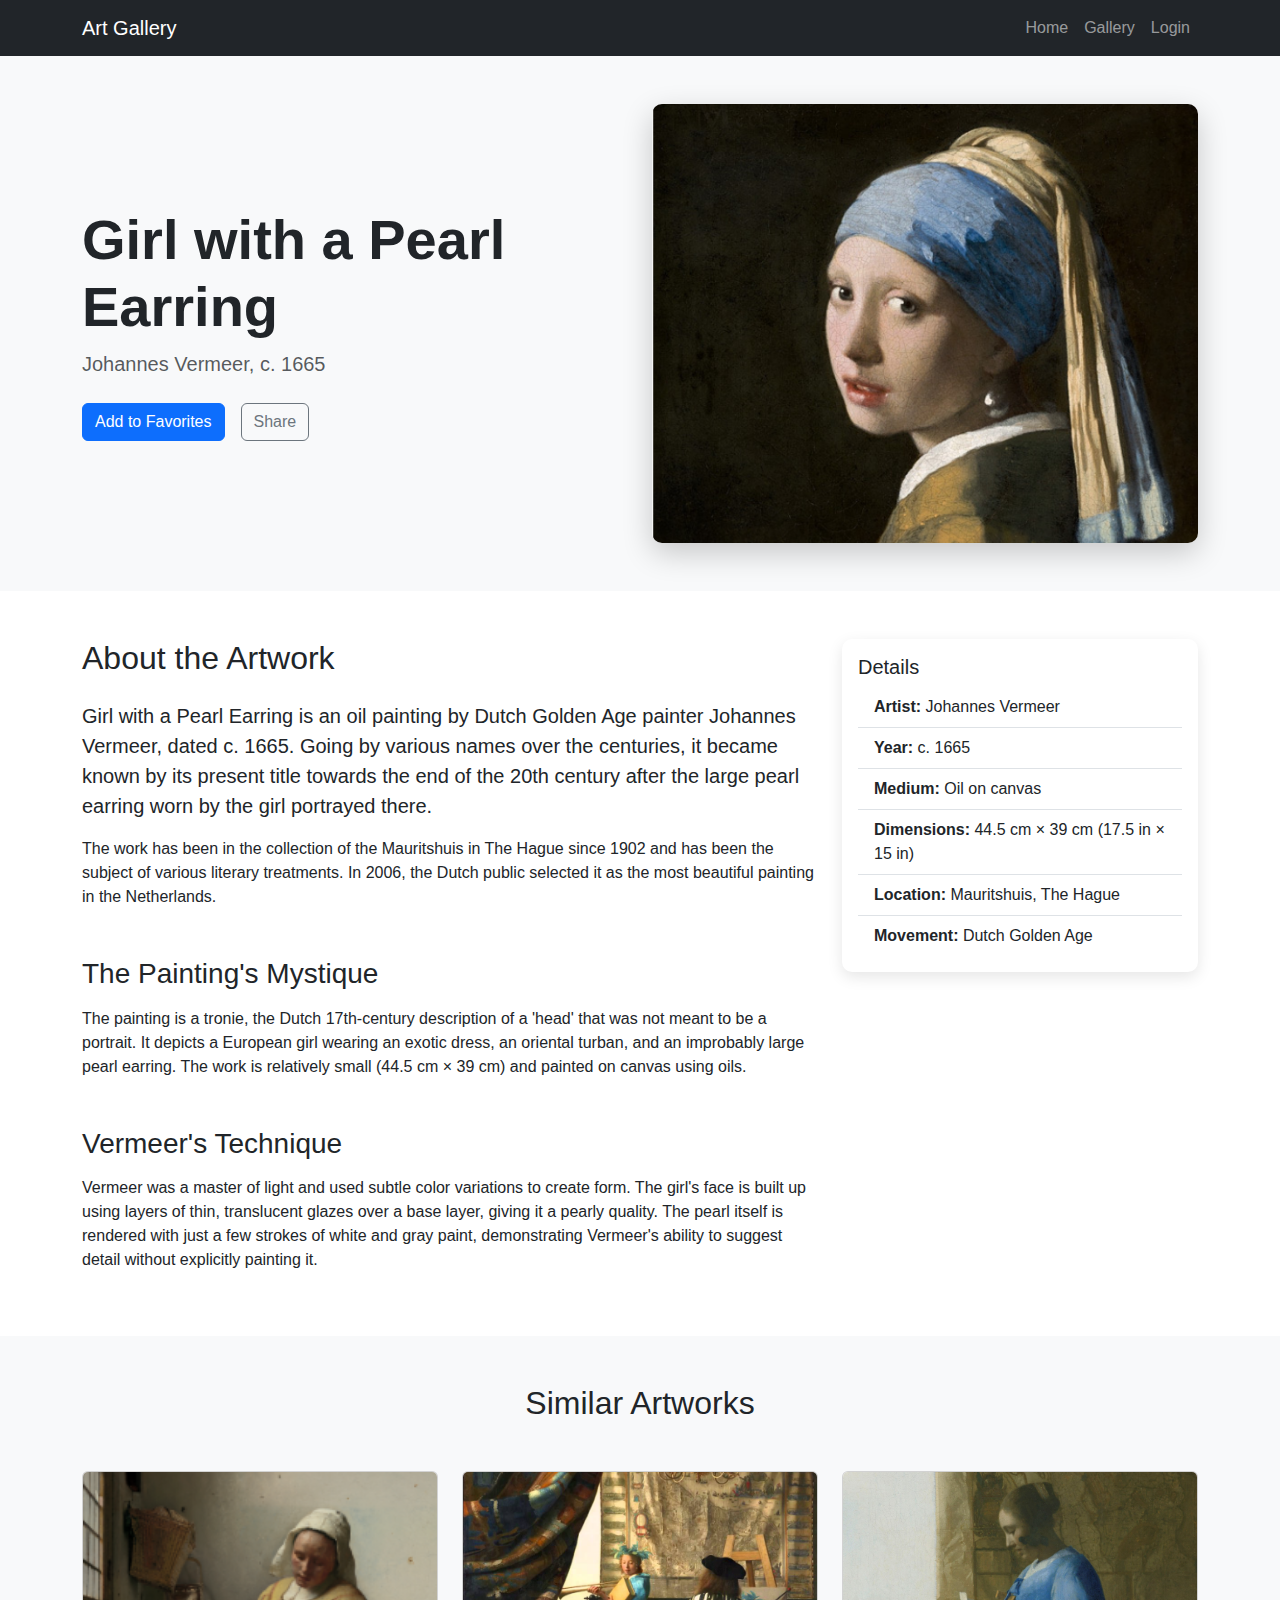
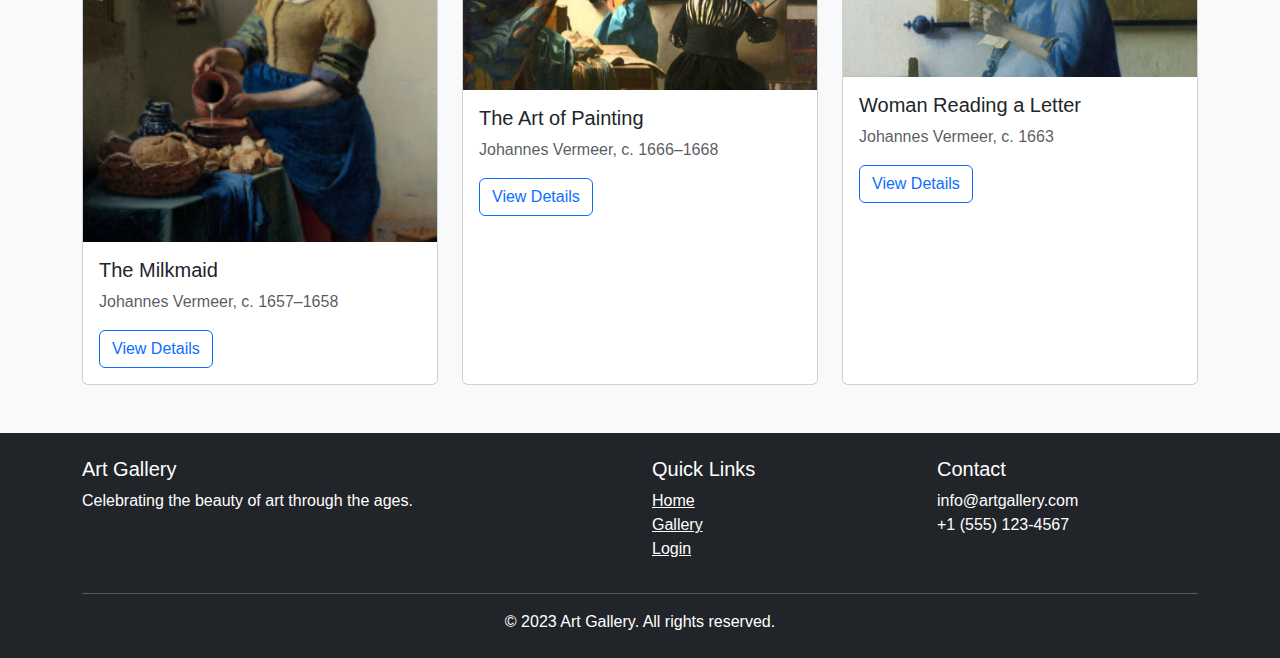
<file: Girl with pearl earring.html>
<!DOCTYPE html>
<html lang="en">
<head>
    <meta charset="UTF-8">
    <meta name="viewport" content="width=device-width, initial-scale=1.0">
    <title>Girl with a Pearl Earring | Art Gallery</title>
    <link href="https://cdn.jsdelivr.net/npm/bootstrap@5.3.0/dist/css/bootstrap.min.css" rel="stylesheet">
    <link rel="stylesheet" href="https://cdnjs.cloudflare.com/ajax/libs/animate.css/4.1.1/animate.min.css">
    <link rel="stylesheet" href="styles.css">
</head>
<body>
    <!-- Navigation (same as other pages) -->
    <nav class="navbar navbar-expand-lg navbar-dark bg-dark fixed-top">
        <div class="container">
            <a class="navbar-brand" href="index.html">Art Gallery</a>
            <button class="navbar-toggler" type="button" data-bs-toggle="collapse" data-bs-target="#navbarNav">
                <span class="navbar-toggler-icon"></span>
            </button>
            <div class="collapse navbar-collapse" id="navbarNav">
                <ul class="navbar-nav ms-auto">
                    <li class="nav-item">
                        <a class="nav-link" href="index.html">Home</a>
                    </li>
                    <li class="nav-item">
                        <a class="nav-link" href="gallery.html">Gallery</a>
                    </li>
                    <li class="nav-item">
                        <a class="nav-link" href="login.html">Login</a>
                    </li>
                </ul>
            </div>
        </div>
    </nav>

    <!-- Artwork Header -->
    <header class="artwork-header py-5">
        <div class="container">
            <div class="row align-items-center">
                <div class="col-lg-6">
                    <h1 class="display-4 fw-bold animate__animated animate__fadeIn">Girl with a Pearl Earring</h1>
                    <p class="lead text-muted animate__animated animate__fadeIn animate__delay-1s">Johannes Vermeer, c. 1665</p>
                    <div class="d-flex mt-4 animate__animated animate__fadeIn animate__delay-2s">
                        <button class="btn btn-primary me-3">Add to Favorites</button>
                        <button class="btn btn-outline-secondary">Share</button>
                    </div>
                </div>
                <div class="col-lg-6 mt-4 mt-lg-0">
                    <div class="artwork-image-container">
                        <img src="Girl_earring.png" alt="Girl with a Pearl Earring by Johannes Vermeer" class="img-fluid rounded shadow artwork-image animate__animated animate__fadeInRight">
                    </div>
                </div>
            </div>
        </div>
    </header>

    <!-- Artwork Details -->
    <section class="py-5">
        <div class="container">
            <div class="row">
                <div class="col-lg-8">
                    <h2 class="mb-4">About the Artwork</h2>
                    <p class="lead">Girl with a Pearl Earring is an oil painting by Dutch Golden Age painter Johannes Vermeer, dated c. 1665. Going by various names over the centuries, it became known by its present title towards the end of the 20th century after the large pearl earring worn by the girl portrayed there.</p>
                    
                    <p>The work has been in the collection of the Mauritshuis in The Hague since 1902 and has been the subject of various literary treatments. In 2006, the Dutch public selected it as the most beautiful painting in the Netherlands.</p>
                    
                    <h3 class="mt-5 mb-3">The Painting's Mystique</h3>
                    <p>The painting is a tronie, the Dutch 17th-century description of a 'head' that was not meant to be a portrait. It depicts a European girl wearing an exotic dress, an oriental turban, and an improbably large pearl earring. The work is relatively small (44.5 cm × 39 cm) and painted on canvas using oils.</p>
                    
                    <h3 class="mt-5 mb-3">Vermeer's Technique</h3>
                    <p>Vermeer was a master of light and used subtle color variations to create form. The girl's face is built up using layers of thin, translucent glazes over a base layer, giving it a pearly quality. The pearl itself is rendered with just a few strokes of white and gray paint, demonstrating Vermeer's ability to suggest detail without explicitly painting it.</p>
                </div>
                
                <div class="col-lg-4">
                    <div class="card details-card">
                        <div class="card-body">
                            <h5 class="card-title">Details</h5>
                            <ul class="list-group list-group-flush">
                                <li class="list-group-item">
                                    <strong>Artist:</strong> Johannes Vermeer
                                </li>
                                <li class="list-group-item">
                                    <strong>Year:</strong> c. 1665
                                </li>
                                <li class="list-group-item">
                                    <strong>Medium:</strong> Oil on canvas
                                </li>
                                <li class="list-group-item">
                                    <strong>Dimensions:</strong> 44.5 cm × 39 cm (17.5 in × 15 in)
                                </li>
                                <li class="list-group-item">
                                    <strong>Location:</strong> Mauritshuis, The Hague
                                </li>
                                <li class="list-group-item">
                                    <strong>Movement:</strong> Dutch Golden Age
                                </li>
                            </ul>
                        </div>
                    </div>
                </div>
            </div>
        </div>
    </section>

    <!-- Similar Artworks -->
    <section class="py-5 bg-light">
        <div class="container">
            <h2 class="mb-5 text-center">Similar Artworks</h2>
            <div class="row g-4">
                <div class="col-md-4">
                    <div class="card h-100">
                        <img src="milkmaid.png" class="card-img-top" alt="The Milkmaid">
                        <div class="card-body">
                            <h5 class="card-title">The Milkmaid</h5>
                            <p class="card-text text-muted">Johannes Vermeer, c. 1657–1658</p>
                            <a href="#" class="btn btn-outline-primary stretched-link">View Details</a>
                        </div>
                    </div>
                </div>
                <div class="col-md-4">
                    <div class="card h-100">
                        <img src="art-of-painting.png" class="card-img-top" alt="The Art of Painting">
                        <div class="card-body">
                            <h5 class="card-title">The Art of Painting</h5>
                            <p class="card-text text-muted">Johannes Vermeer, c. 1666–1668</p>
                            <a href="#" class="btn btn-outline-primary stretched-link">View Details</a>
                        </div>
                    </div>
                </div>
                <div class="col-md-4">
                    <div class="card h-100">
                        <img src="woman-reading.png" class="card-img-top" alt="Woman Reading a Letter">
                        <div class="card-body">
                            <h5 class="card-title">Woman Reading a Letter</h5>
                            <p class="card-text text-muted">Johannes Vermeer, c. 1663</p>
                            <a href="#" class="btn btn-outline-primary stretched-link">View Details</a>
                        </div>
                    </div>
                </div>
            </div>
        </div>
    </section>

    <!-- Footer (same as other pages) -->
    <footer class="bg-dark text-white py-4">
        <div class="container">
            <div class="row">
                <div class="col-md-6">
                    <h5>Art Gallery</h5>
                    <p>Celebrating the beauty of art through the ages.</p>
                </div>
                <div class="col-md-3">
                    <h5>Quick Links</h5>
                    <ul class="list-unstyled">
                        <li><a href="index.html" class="text-white">Home</a></li>
                        <li><a href="gallery.html" class="text-white">Gallery</a></li>
                        <li><a href="login.html" class="text-white">Login</a></li>
                    </ul>
                </div>
                <div class="col-md-3">
                    <h5>Contact</h5>
                    <p>info@artgallery.com<br>+1 (555) 123-4567</p>
                </div>
            </div>
            <hr>
            <p class="text-center mb-0">&copy; 2023 Art Gallery. All rights reserved.</p>
        </div>
    </footer>

    <script src="https://cdn.jsdelivr.net/npm/bootstrap@5.3.0/dist/js/bootstrap.bundle.min.js"></script>
    <script src="script.js"></script>
</body>

</html>
</file>
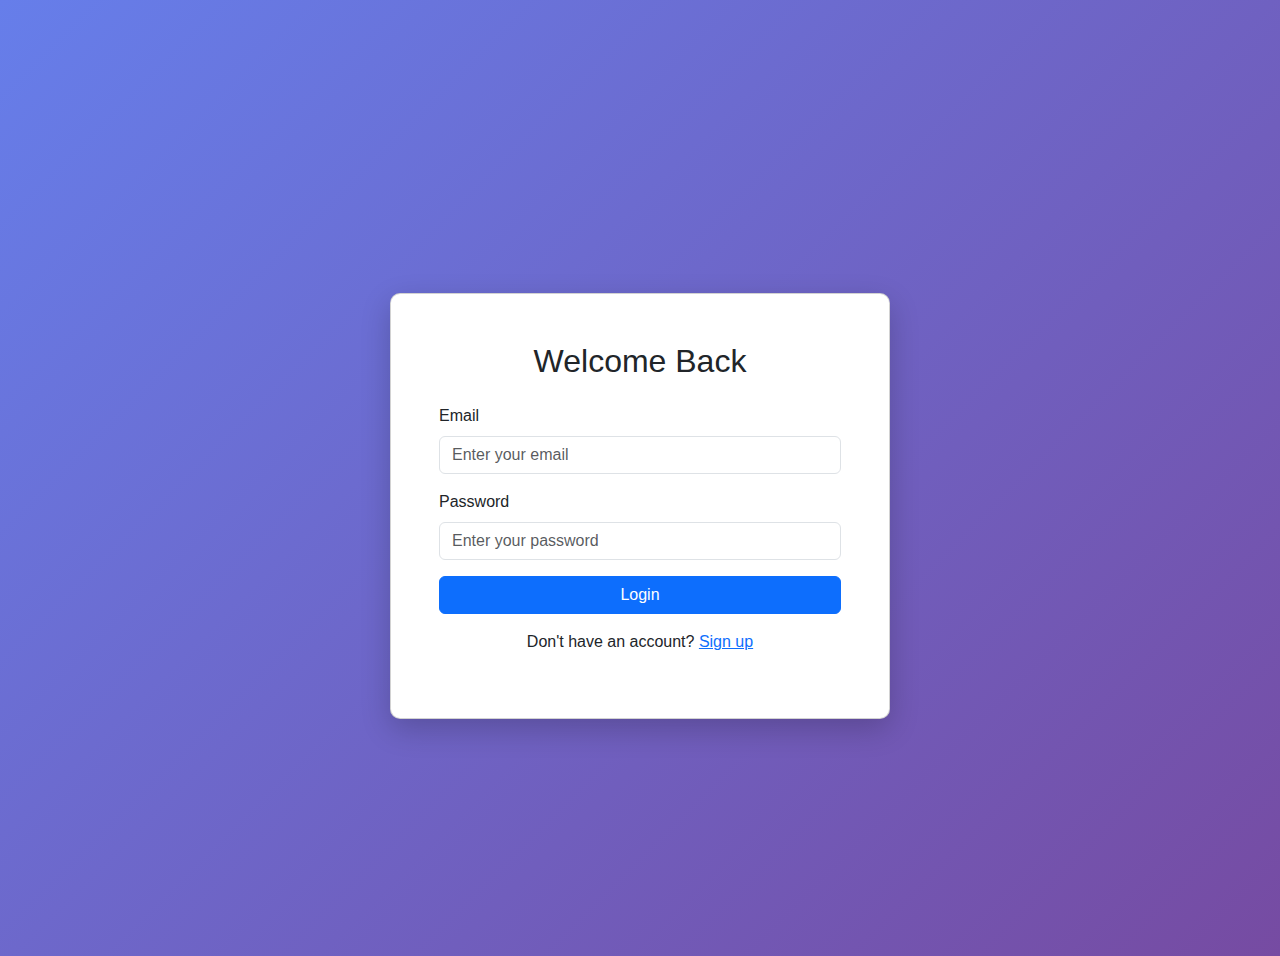
<file: login.html>
<!DOCTYPE html>
<html lang="en">
<head>
    <meta charset="UTF-8">
    <meta name="viewport" content="width=device-width, initial-scale=1.0">
    <title>Art Gallery | Login</title>
    <link href="https://cdn.jsdelivr.net/npm/bootstrap@5.3.0/dist/css/bootstrap.min.css" rel="stylesheet">
    <link rel="stylesheet" href="styles.css">
</head>
<body class="login-page">
    <div class="container d-flex justify-content-center align-items-center min-vh-100">
        <div class="card login-card animate__animated animate__fadeIn">
            <div class="card-body p-5">
                <h2 class="text-center mb-4">Welcome Back</h2>
                <form>
                    <div class="mb-3">
                        <label for="email" class="form-label">Email</label>
                        <input type="email" class="form-control" id="email" placeholder="Enter your email">
                    </div>
                    <div class="mb-3">
                        <label for="password" class="form-label">Password</label>
                        <input type="password" class="form-control" id="password" placeholder="Enter your password">
                    </div>
                    <button type="submit" class="btn btn-primary w-100 mb-3">Login</button>
                    <p class="text-center">Don't have an account? <a href="signup.html">Sign up</a></p>
                </form>
            </div>
        </div>
    </div>
    <script src="https://cdn.jsdelivr.net/npm/bootstrap@5.3.0/dist/js/bootstrap.bundle.min.js"></script>
</body>
</html>
</file>
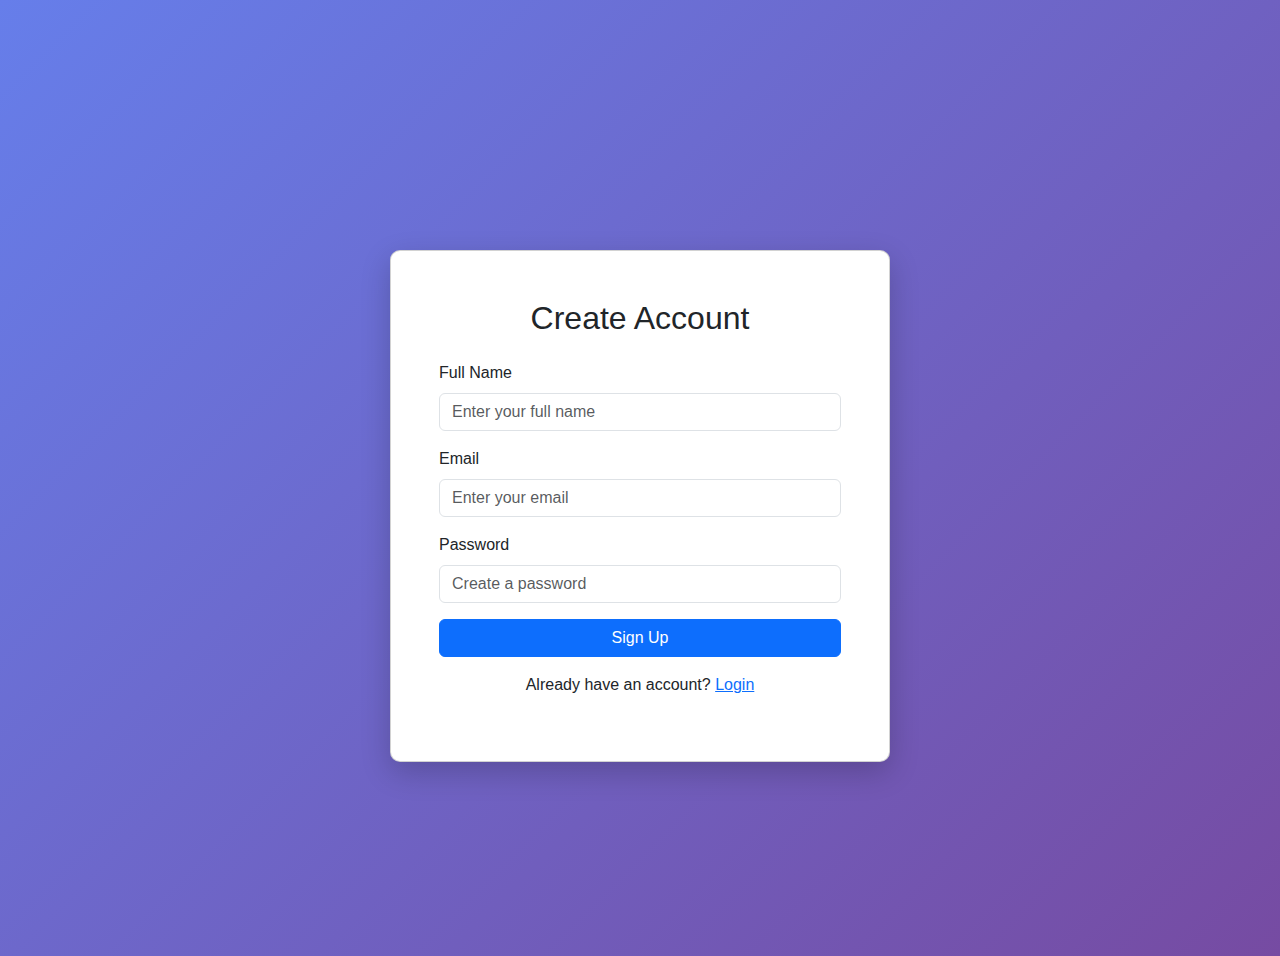
<file: signup.html>
<!DOCTYPE html>
<html lang="en">
<head>
    <meta charset="UTF-8">
    <meta name="viewport" content="width=device-width, initial-scale=1.0">
    <title>Art Gallery | Sign Up</title>
    <link href="https://cdn.jsdelivr.net/npm/bootstrap@5.3.0/dist/css/bootstrap.min.css" rel="stylesheet">
    <link rel="stylesheet" href="styles.css">
</head>
<body class="signup-page">
    <div class="container d-flex justify-content-center align-items-center min-vh-100">
        <div class="card signup-card animate__animated animate__fadeIn">
            <div class="card-body p-5">
                <h2 class="text-center mb-4">Create Account</h2>
                <form>
                    <div class="mb-3">
                        <label for="name" class="form-label">Full Name</label>
                        <input type="text" class="form-control" id="name" placeholder="Enter your full name">
                    </div>
                    <div class="mb-3">
                        <label for="email" class="form-label">Email</label>
                        <input type="email" class="form-control" id="email" placeholder="Enter your email">
                    </div>
                    <div class="mb-3">
                        <label for="password" class="form-label">Password</label>
                        <input type="password" class="form-control" id="password" placeholder="Create a password">
                    </div>
                    <button type="submit" class="btn btn-primary w-100 mb-3">Sign Up</button>
                    <p class="text-center">Already have an account? <a href="login.html">Login</a></p>
                </form>
            </div>
        </div>
    </div>
    <script src="https://cdn.jsdelivr.net/npm/bootstrap@5.3.0/dist/js/bootstrap.bundle.min.js"></script>
</body>
</html>
</file>
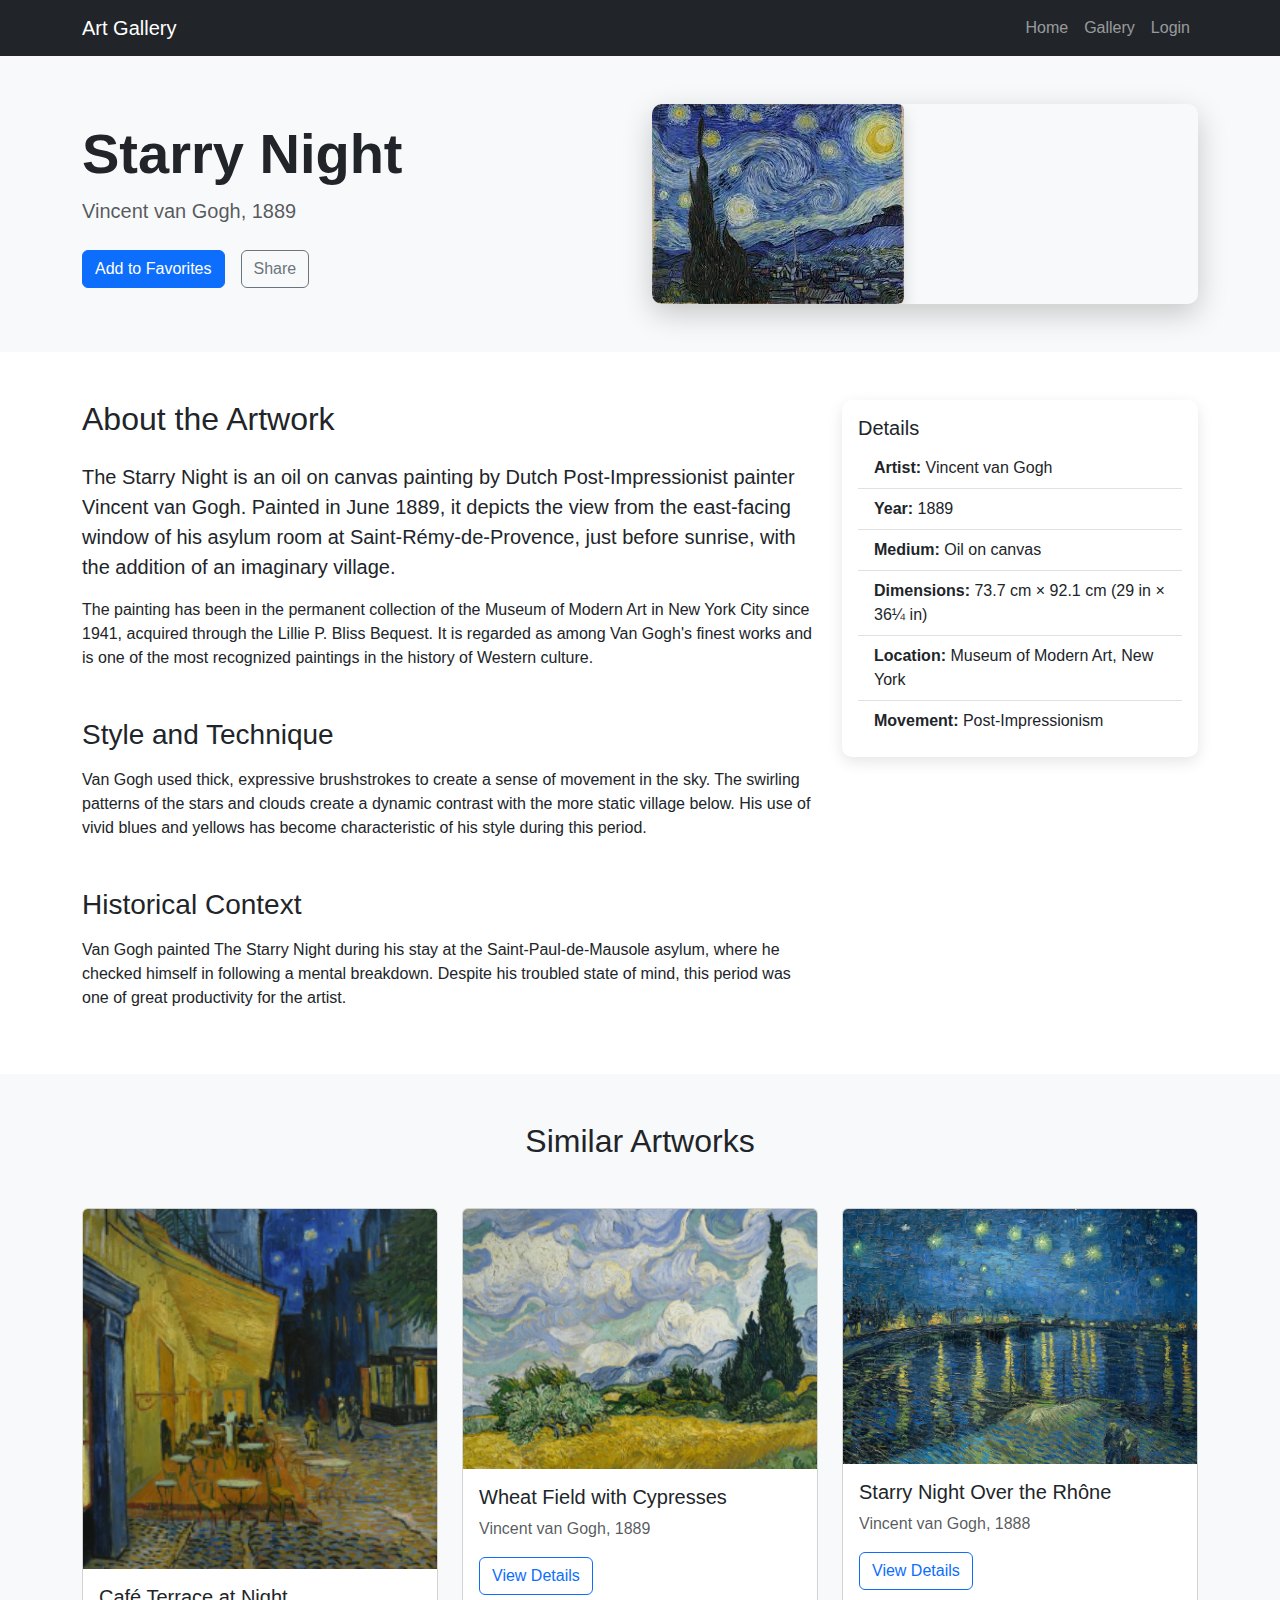
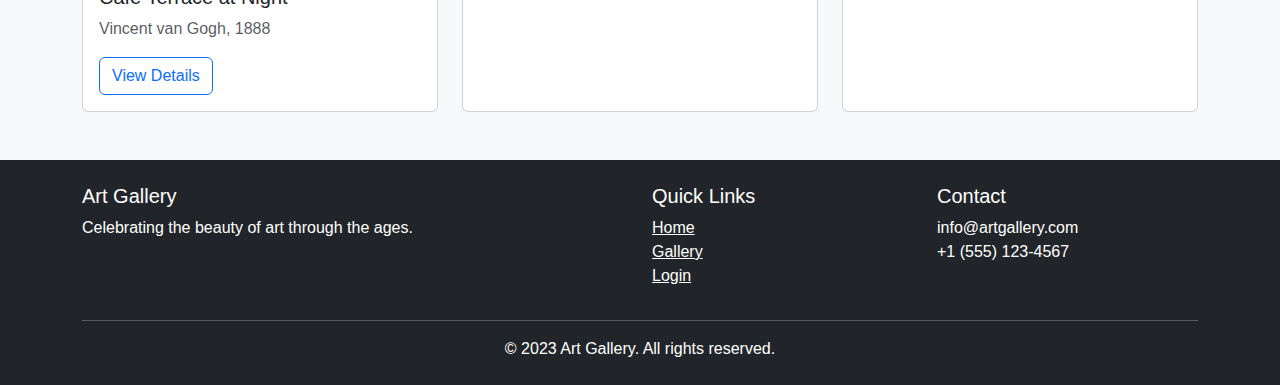
<file: starry-night.html>
<!DOCTYPE html>
<html lang="en">
<head>
    <meta charset="UTF-8">
    <meta name="viewport" content="width=device-width, initial-scale=1.0">
    <title>Starry Night | Art Gallery</title>
    <link href="https://cdn.jsdelivr.net/npm/bootstrap@5.3.0/dist/css/bootstrap.min.css" rel="stylesheet">
    <link rel="stylesheet" href="https://cdnjs.cloudflare.com/ajax/libs/animate.css/4.1.1/animate.min.css">
    <link rel="stylesheet" href="styles.css">
</head>
<body>
    <!-- Navigation -->
    <nav class="navbar navbar-expand-lg navbar-dark bg-dark fixed-top">
        <div class="container">
            <a class="navbar-brand" href="index.html">Art Gallery</a>
            <button class="navbar-toggler" type="button" data-bs-toggle="collapse" data-bs-target="#navbarNav">
                <span class="navbar-toggler-icon"></span>
            </button>
            <div class="collapse navbar-collapse" id="navbarNav">
                <ul class="navbar-nav ms-auto">
                    <li class="nav-item">
                        <a class="nav-link" href="index.html">Home</a>
                    </li>
                    <li class="nav-item">
                        <a class="nav-link" href="gallery.html">Gallery</a>
                    </li>
                    <li class="nav-item">
                        <a class="nav-link" href="login.html">Login</a>
                    </li>
                </ul>
            </div>
        </div>
    </nav>

    <!-- Artwork Header -->
    <header class="artwork-header py-5">
        <div class="container">
            <div class="row align-items-center">
                <div class="col-lg-6">
                    <h1 class="display-4 fw-bold animate__animated animate__fadeIn">Starry Night</h1>
                    <p class="lead text-muted animate__animated animate__fadeIn animate__delay-1s">Vincent van Gogh, 1889</p>
                    <div class="d-flex mt-4 animate__animated animate__fadeIn animate__delay-2s">
                        <button class="btn btn-primary me-3">Add to Favorites</button>
                        <button class="btn btn-outline-secondary">Share</button>
                    </div>
                </div>
                <div class="col-lg-6 mt-4 mt-lg-0">
                    <div class="artwork-image-container">
                        <img src="starry_night.jpeg" alt="Starry Night by Vincent van Gogh" class="img-fluid rounded shadow artwork-image animate__animated animate__fadeInRight">
                    </div>
                </div>
            </div>
        </div>
    </header>

    <!-- Artwork Details -->
    <section class="py-5">
        <div class="container">
            <div class="row">
                <div class="col-lg-8">
                    <h2 class="mb-4">About the Artwork</h2>
                    <p class="lead">The Starry Night is an oil on canvas painting by Dutch Post-Impressionist painter Vincent van Gogh. Painted in June 1889, it depicts the view from the east-facing window of his asylum room at Saint-Rémy-de-Provence, just before sunrise, with the addition of an imaginary village.</p>
                    
                    <p>The painting has been in the permanent collection of the Museum of Modern Art in New York City since 1941, acquired through the Lillie P. Bliss Bequest. It is regarded as among Van Gogh's finest works and is one of the most recognized paintings in the history of Western culture.</p>
                    
                    <h3 class="mt-5 mb-3">Style and Technique</h3>
                    <p>Van Gogh used thick, expressive brushstrokes to create a sense of movement in the sky. The swirling patterns of the stars and clouds create a dynamic contrast with the more static village below. His use of vivid blues and yellows has become characteristic of his style during this period.</p>
                    
                    <h3 class="mt-5 mb-3">Historical Context</h3>
                    <p>Van Gogh painted The Starry Night during his stay at the Saint-Paul-de-Mausole asylum, where he checked himself in following a mental breakdown. Despite his troubled state of mind, this period was one of great productivity for the artist.</p>
                </div>
                
                <div class="col-lg-4">
                    <div class="card details-card">
                        <div class="card-body">
                            <h5 class="card-title">Details</h5>
                            <ul class="list-group list-group-flush">
                                <li class="list-group-item">
                                    <strong>Artist:</strong> Vincent van Gogh
                                </li>
                                <li class="list-group-item">
                                    <strong>Year:</strong> 1889
                                </li>
                                <li class="list-group-item">
                                    <strong>Medium:</strong> Oil on canvas
                                </li>
                                <li class="list-group-item">
                                    <strong>Dimensions:</strong> 73.7 cm × 92.1 cm (29 in × 36¼ in)
                                </li>
                                <li class="list-group-item">
                                    <strong>Location:</strong> Museum of Modern Art, New York
                                </li>
                                <li class="list-group-item">
                                    <strong>Movement:</strong> Post-Impressionism
                                </li>
                            </ul>
                        </div>
                    </div>
                </div>
            </div>
        </div>
    </section>

    <!-- Similar Artworks -->
    <section class="py-5 bg-light">
        <div class="container">
            <h2 class="mb-5 text-center">Similar Artworks</h2>
            <div class="row g-4">
                <div class="col-md-4">
                    <div class="card h-100">
                        <img src="cafe-terrace.png" class="card-img-top" alt="Café Terrace at Night">
                        <div class="card-body">
                            <h5 class="card-title">Café Terrace at Night</h5>
                            <p class="card-text text-muted">Vincent van Gogh, 1888</p>
                            <a href="#" class="btn btn-outline-primary stretched-link">View Details</a>
                        </div>
                    </div>
                </div>
                <div class="col-md-4">
                    <div class="card h-100">
                        <img src="wheatfield.png" class="card-img-top" alt="Wheat Field with Cypresses">
                        <div class="card-body">
                            <h5 class="card-title">Wheat Field with Cypresses</h5>
                            <p class="card-text text-muted">Vincent van Gogh, 1889</p>
                            <a href="#" class="btn btn-outline-primary stretched-link">View Details</a>
                        </div>
                    </div>
                </div>
                <div class="col-md-4">
                    <div class="card h-100">
                        <img src="starry.png" class="card-img-top" alt="Starry Night Over the Rhône">
                        <div class="card-body">
                            <h5 class="card-title">Starry Night Over the Rhône</h5>
                            <p class="card-text text-muted">Vincent van Gogh, 1888</p>
                            <a href="#" class="btn btn-outline-primary stretched-link">View Details</a>
                        </div>
                    </div>
                </div>
            </div>
        </div>
    </section>

    <!-- Footer -->
    <footer class="bg-dark text-white py-4">
        <div class="container">
            <div class="row">
                <div class="col-md-6">
                    <h5>Art Gallery</h5>
                    <p>Celebrating the beauty of art through the ages.</p>
                </div>
                <div class="col-md-3">
                    <h5>Quick Links</h5>
                    <ul class="list-unstyled">
                        <li><a href="index.html" class="text-white">Home</a></li>
                        <li><a href="gallery.html" class="text-white">Gallery</a></li>
                        <li><a href="login.html" class="text-white">Login</a></li>
                    </ul>
                </div>
                <div class="col-md-3">
                    <h5>Contact</h5>
                    <p>info@artgallery.com<br>+1 (555) 123-4567</p>
                </div>
            </div>
            <hr>
            <p class="text-center mb-0">&copy; 2023 Art Gallery. All rights reserved.</p>
        </div>
    </footer>

    <script src="https://cdn.jsdelivr.net/npm/bootstrap@5.3.0/dist/js/bootstrap.bundle.min.js"></script>
    <script src="script.js"></script>
</body>

</html>
</file>
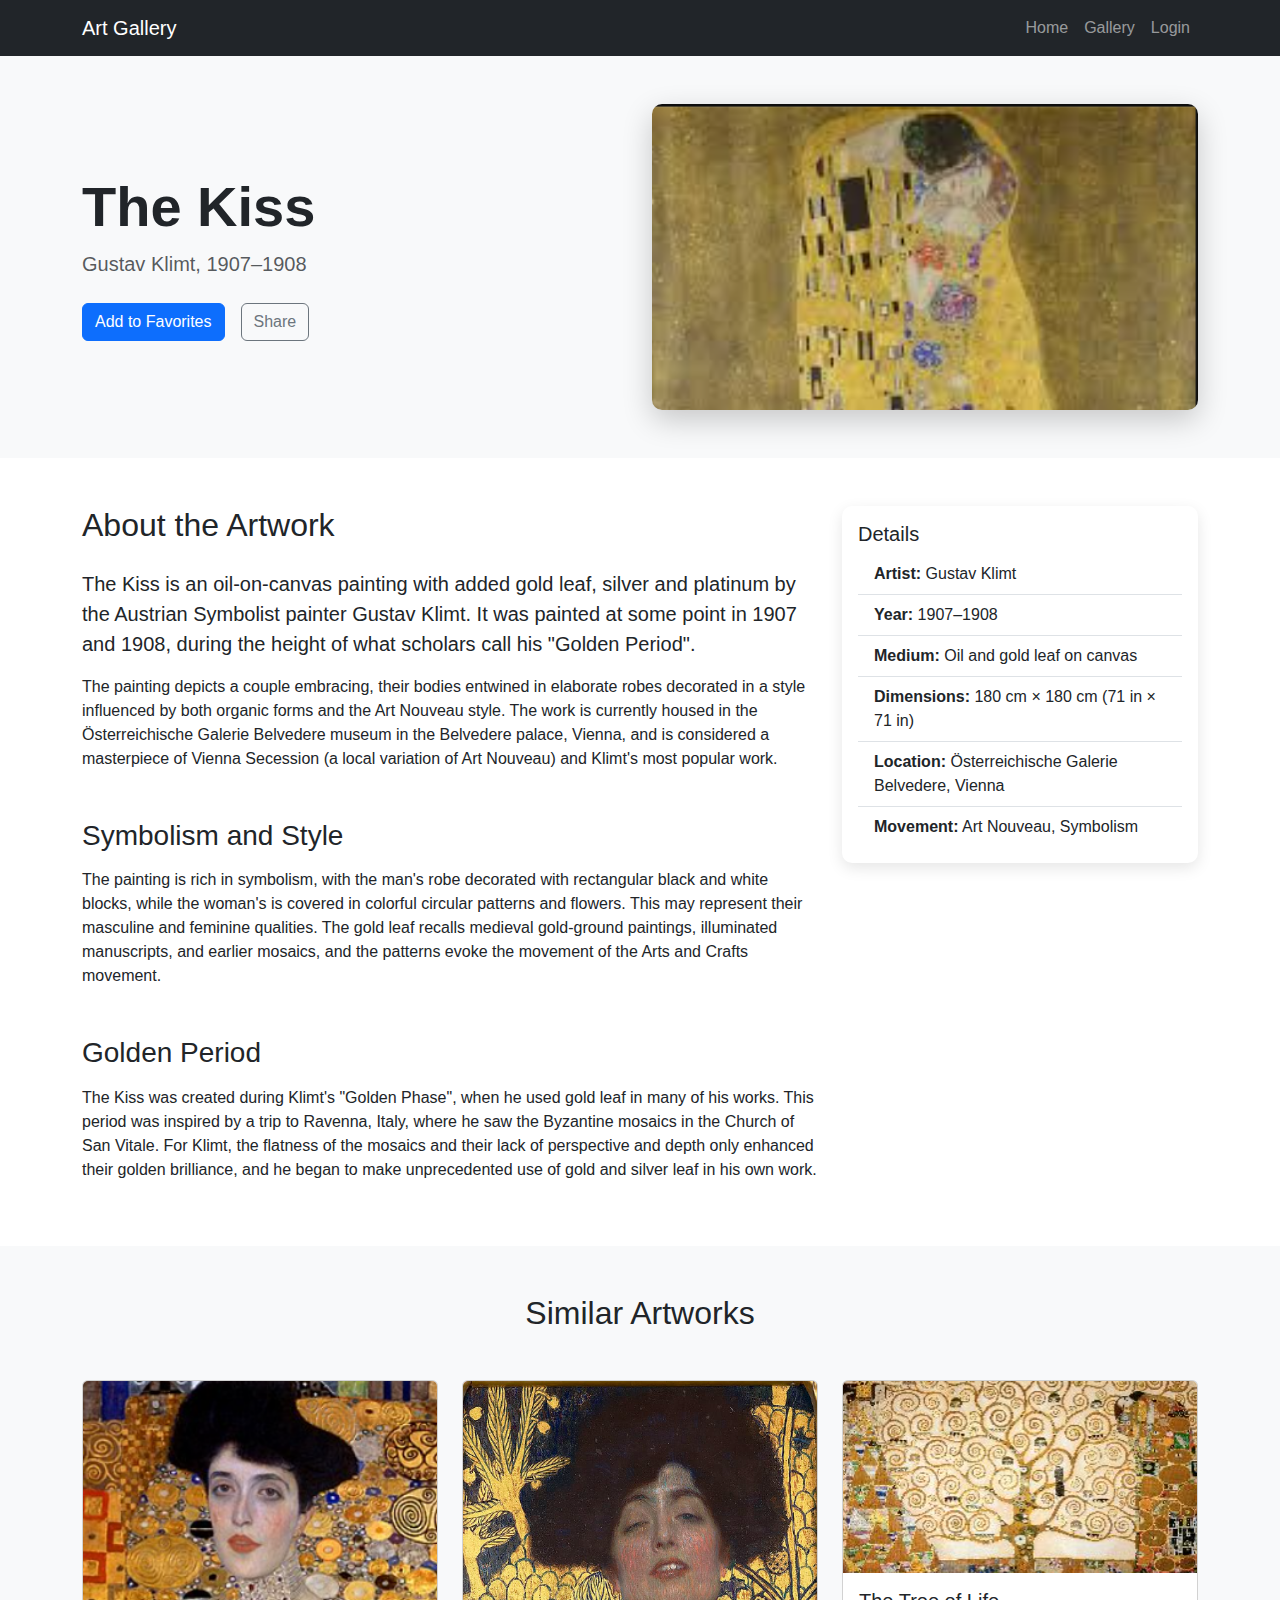
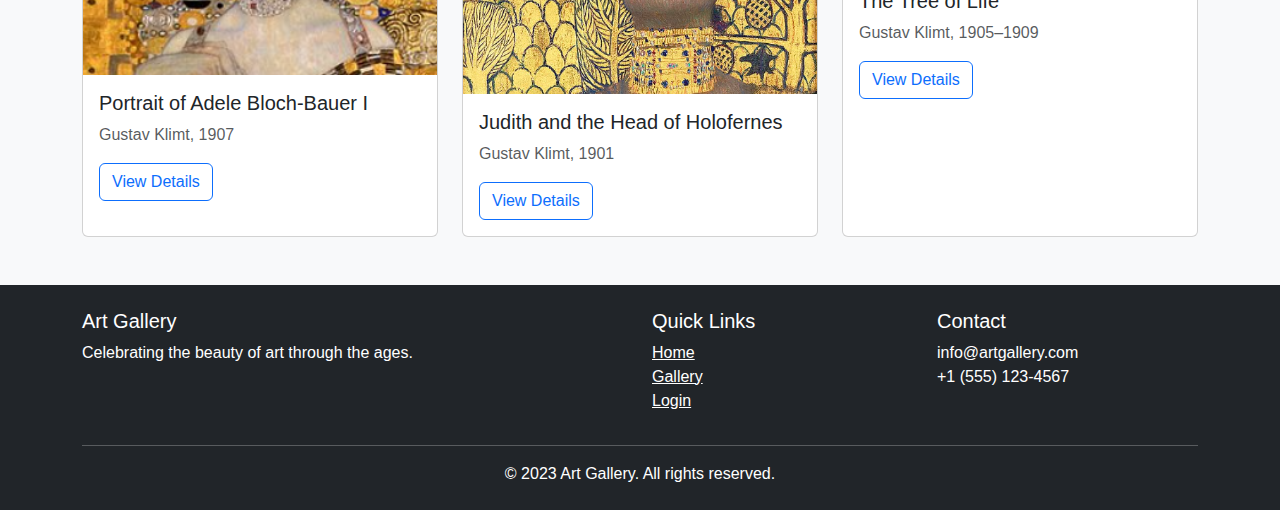
<file: the-kiss.html>
<!DOCTYPE html>
<html lang="en">
<head>
    <meta charset="UTF-8">
    <meta name="viewport" content="width=device-width, initial-scale=1.0">
    <title>The Kiss | Art Gallery</title>
    <link href="https://cdn.jsdelivr.net/npm/bootstrap@5.3.0/dist/css/bootstrap.min.css" rel="stylesheet">
    <link rel="stylesheet" href="https://cdnjs.cloudflare.com/ajax/libs/animate.css/4.1.1/animate.min.css">
    <link rel="stylesheet" href="styles.css">
</head>
<body>
    <!-- Navigation (same as other pages) -->
    <nav class="navbar navbar-expand-lg navbar-dark bg-dark fixed-top">
        <div class="container">
            <a class="navbar-brand" href="index.html">Art Gallery</a>
            <button class="navbar-toggler" type="button" data-bs-toggle="collapse" data-bs-target="#navbarNav">
                <span class="navbar-toggler-icon"></span>
            </button>
            <div class="collapse navbar-collapse" id="navbarNav">
                <ul class="navbar-nav ms-auto">
                    <li class="nav-item">
                        <a class="nav-link" href="index.html">Home</a>
                    </li>
                    <li class="nav-item">
                        <a class="nav-link" href="gallery.html">Gallery</a>
                    </li>
                    <li class="nav-item">
                        <a class="nav-link" href="login.html">Login</a>
                    </li>
                </ul>
            </div>
        </div>
    </nav>

    <!-- Artwork Header -->
    <header class="artwork-header py-5">
        <div class="container">
            <div class="row align-items-center">
                <div class="col-lg-6">
                    <h1 class="display-4 fw-bold animate__animated animate__fadeIn">The Kiss</h1>
                    <p class="lead text-muted animate__animated animate__fadeIn animate__delay-1s">Gustav Klimt, 1907–1908</p>
                    <div class="d-flex mt-4 animate__animated animate__fadeIn animate__delay-2s">
                        <button class="btn btn-primary me-3">Add to Favorites</button>
                        <button class="btn btn-outline-secondary">Share</button>
                    </div>
                </div>
                <div class="col-lg-6 mt-4 mt-lg-0">
                    <div class="artwork-image-container">
                        <img src="the_kiss.png" alt="The Kiss by Gustav Klimt" class="img-fluid rounded shadow artwork-image animate__animated animate__fadeInRight">
                    </div>
                </div>
            </div>
        </div>
    </header>

    <!-- Artwork Details -->
    <section class="py-5">
        <div class="container">
            <div class="row">
                <div class="col-lg-8">
                    <h2 class="mb-4">About the Artwork</h2>
                    <p class="lead">The Kiss is an oil-on-canvas painting with added gold leaf, silver and platinum by the Austrian Symbolist painter Gustav Klimt. It was painted at some point in 1907 and 1908, during the height of what scholars call his "Golden Period".</p>
                    
                    <p>The painting depicts a couple embracing, their bodies entwined in elaborate robes decorated in a style influenced by both organic forms and the Art Nouveau style. The work is currently housed in the Österreichische Galerie Belvedere museum in the Belvedere palace, Vienna, and is considered a masterpiece of Vienna Secession (a local variation of Art Nouveau) and Klimt's most popular work.</p>
                    
                    <h3 class="mt-5 mb-3">Symbolism and Style</h3>
                    <p>The painting is rich in symbolism, with the man's robe decorated with rectangular black and white blocks, while the woman's is covered in colorful circular patterns and flowers. This may represent their masculine and feminine qualities. The gold leaf recalls medieval gold-ground paintings, illuminated manuscripts, and earlier mosaics, and the patterns evoke the movement of the Arts and Crafts movement.</p>
                    
                    <h3 class="mt-5 mb-3">Golden Period</h3>
                    <p>The Kiss was created during Klimt's "Golden Phase", when he used gold leaf in many of his works. This period was inspired by a trip to Ravenna, Italy, where he saw the Byzantine mosaics in the Church of San Vitale. For Klimt, the flatness of the mosaics and their lack of perspective and depth only enhanced their golden brilliance, and he began to make unprecedented use of gold and silver leaf in his own work.</p>
                </div>
                
                <div class="col-lg-4">
                    <div class="card details-card">
                        <div class="card-body">
                            <h5 class="card-title">Details</h5>
                            <ul class="list-group list-group-flush">
                                <li class="list-group-item">
                                    <strong>Artist:</strong> Gustav Klimt
                                </li>
                                <li class="list-group-item">
                                    <strong>Year:</strong> 1907–1908
                                </li>
                                <li class="list-group-item">
                                    <strong>Medium:</strong> Oil and gold leaf on canvas
                                </li>
                                <li class="list-group-item">
                                    <strong>Dimensions:</strong> 180 cm × 180 cm (71 in × 71 in)
                                </li>
                                <li class="list-group-item">
                                    <strong>Location:</strong> Österreichische Galerie Belvedere, Vienna
                                </li>
                                <li class="list-group-item">
                                    <strong>Movement:</strong> Art Nouveau, Symbolism
                                </li>
                            </ul>
                        </div>
                    </div>
                </div>
            </div>
        </div>
    </section>

    <!-- Similar Artworks -->
    <section class="py-5 bg-light">
        <div class="container">
            <h2 class="mb-5 text-center">Similar Artworks</h2>
            <div class="row g-4">
                <div class="col-md-4">
                    <div class="card h-100">
                        <img src="potrait of adele.png" class="card-img-top" alt="Portrait of Adele Bloch-Bauer I">
                        <div class="card-body">
                            <h5 class="card-title">Portrait of Adele Bloch-Bauer I</h5>
                            <p class="card-text text-muted">Gustav Klimt, 1907</p>
                            <a href="#" class="btn btn-outline-primary stretched-link">View Details</a>
                        </div>
                    </div>
                </div>
                <div class="col-md-4">
                    <div class="card h-100">
                        <img src="judith.png" class="card-img-top" alt="Judith and the Head of Holofernes">
                        <div class="card-body">
                            <h5 class="card-title">Judith and the Head of Holofernes</h5>
                            <p class="card-text text-muted">Gustav Klimt, 1901</p>
                            <a href="#" class="btn btn-outline-primary stretched-link">View Details</a>
                        </div>
                    </div>
                </div>
                <div class="col-md-4">
                    <div class="card h-100">
                        <img src="tree-of-life.png" class="card-img-top" alt="The Tree of Life">
                        <div class="card-body">
                            <h5 class="card-title">The Tree of Life</h5>
                            <p class="card-text text-muted">Gustav Klimt, 1905–1909</p>
                            <a href="#" class="btn btn-outline-primary stretched-link">View Details</a>
                        </div>
                    </div>
                </div>
            </div>
        </div>
    </section>

    <!-- Footer (same as other pages) -->
    <footer class="bg-dark text-white py-4">
        <div class="container">
            <div class="row">
                <div class="col-md-6">
                    <h5>Art Gallery</h5>
                    <p>Celebrating the beauty of art through the ages.</p>
                </div>
                <div class="col-md-3">
                    <h5>Quick Links</h5>
                    <ul class="list-unstyled">
                        <li><a href="index.html" class="text-white">Home</a></li>
                        <li><a href="gallery.html" class="text-white">Gallery</a></li>
                        <li><a href="login.html" class="text-white">Login</a></li>
                    </ul>
                </div>
                <div class="col-md-3">
                    <h5>Contact</h5>
                    <p>info@artgallery.com<br>+1 (555) 123-4567</p>
                </div>
            </div>
            <hr>
            <p class="text-center mb-0">&copy; 2023 Art Gallery. All rights reserved.</p>
        </div>
    </footer>

    <script src="https://cdn.jsdelivr.net/npm/bootstrap@5.3.0/dist/js/bootstrap.bundle.min.js"></script>
    <script src="script.js"></script>
</body>

</html>
</file>
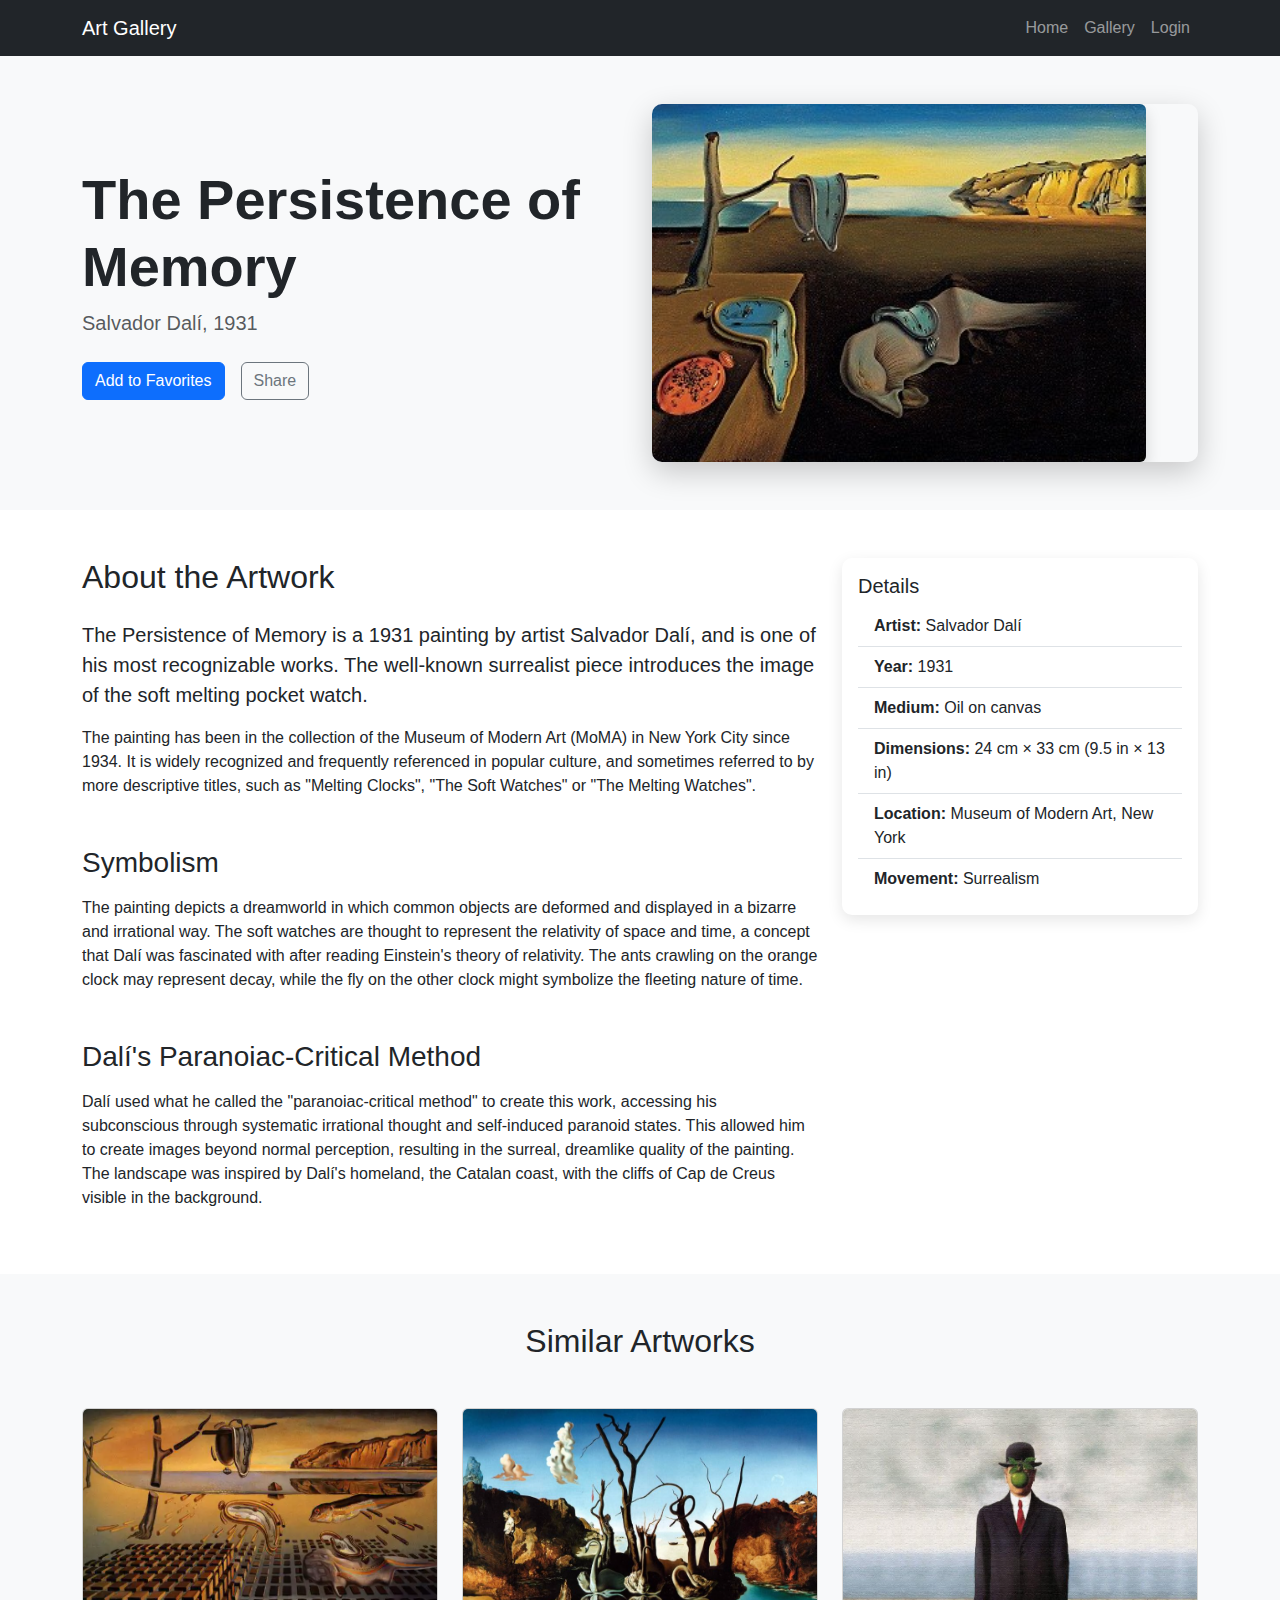
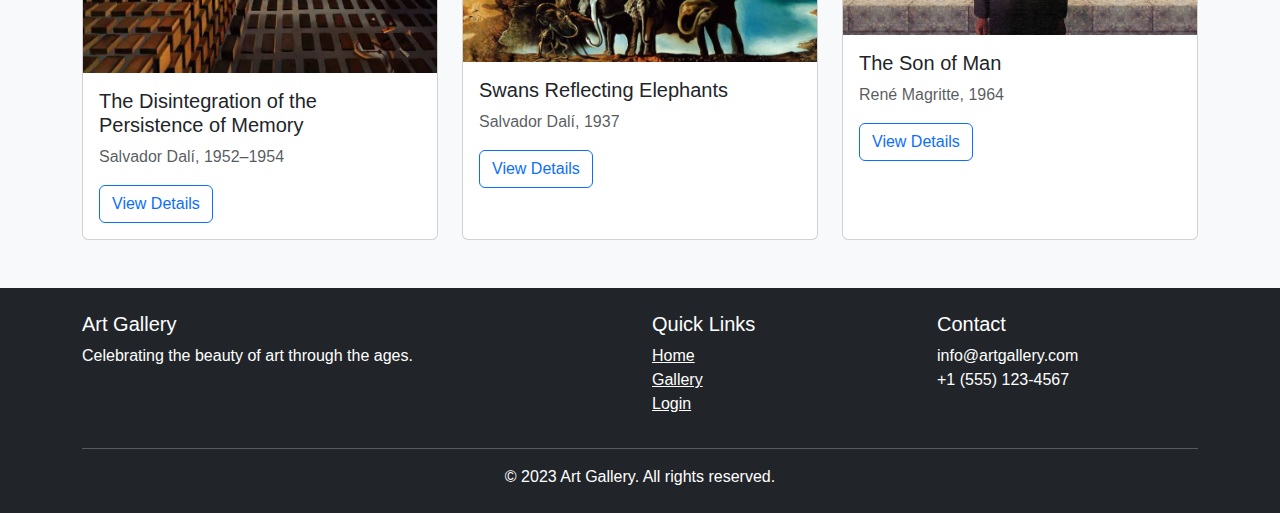
<file: the-persistence-of-memory.html>
<!DOCTYPE html>
<html lang="en">
<head>
    <meta charset="UTF-8">
    <meta name="viewport" content="width=device-width, initial-scale=1.0">
    <title>The Persistence of Memory | Art Gallery</title>
    <link href="https://cdn.jsdelivr.net/npm/bootstrap@5.3.0/dist/css/bootstrap.min.css" rel="stylesheet">
    <link rel="stylesheet" href="https://cdnjs.cloudflare.com/ajax/libs/animate.css/4.1.1/animate.min.css">
    <link rel="stylesheet" href="styles.css">
</head>
<body>
    <!-- Navigation (same as other pages) -->
    <nav class="navbar navbar-expand-lg navbar-dark bg-dark fixed-top">
        <div class="container">
            <a class="navbar-brand" href="index.html">Art Gallery</a>
            <button class="navbar-toggler" type="button" data-bs-toggle="collapse" data-bs-target="#navbarNav">
                <span class="navbar-toggler-icon"></span>
            </button>
            <div class="collapse navbar-collapse" id="navbarNav">
                <ul class="navbar-nav ms-auto">
                    <li class="nav-item">
                        <a class="nav-link" href="index.html">Home</a>
                    </li>
                    <li class="nav-item">
                        <a class="nav-link" href="gallery.html">Gallery</a>
                    </li>
                    <li class="nav-item">
                        <a class="nav-link" href="login.html">Login</a>
                    </li>
                </ul>
            </div>
        </div>
    </nav>

    <!-- Artwork Header -->
    <header class="artwork-header py-5">
        <div class="container">
            <div class="row align-items-center">
                <div class="col-lg-6">
                    <h1 class="display-4 fw-bold animate__animated animate__fadeIn">The Persistence of Memory</h1>
                    <p class="lead text-muted animate__animated animate__fadeIn animate__delay-1s">Salvador Dalí, 1931</p>
                    <div class="d-flex mt-4 animate__animated animate__fadeIn animate__delay-2s">
                        <button class="btn btn-primary me-3">Add to Favorites</button>
                        <button class="btn btn-outline-secondary">Share</button>
                    </div>
                </div>
                <div class="col-lg-6 mt-4 mt-lg-0">
                    <div class="artwork-image-container">
                        <img src="persistance_memory.png" alt="The Persistence of Memory by Salvador Dalí" class="img-fluid rounded shadow artwork-image animate__animated animate__fadeInRight">
                    </div>
                </div>
            </div>
        </div>
    </header>

    <!-- Artwork Details -->
    <section class="py-5">
        <div class="container">
            <div class="row">
                <div class="col-lg-8">
                    <h2 class="mb-4">About the Artwork</h2>
                    <p class="lead">The Persistence of Memory is a 1931 painting by artist Salvador Dalí, and is one of his most recognizable works. The well-known surrealist piece introduces the image of the soft melting pocket watch.</p>
                    
                    <p>The painting has been in the collection of the Museum of Modern Art (MoMA) in New York City since 1934. It is widely recognized and frequently referenced in popular culture, and sometimes referred to by more descriptive titles, such as "Melting Clocks", "The Soft Watches" or "The Melting Watches".</p>
                    
                    <h3 class="mt-5 mb-3">Symbolism</h3>
                    <p>The painting depicts a dreamworld in which common objects are deformed and displayed in a bizarre and irrational way. The soft watches are thought to represent the relativity of space and time, a concept that Dalí was fascinated with after reading Einstein's theory of relativity. The ants crawling on the orange clock may represent decay, while the fly on the other clock might symbolize the fleeting nature of time.</p>
                    
                    <h3 class="mt-5 mb-3">Dalí's Paranoiac-Critical Method</h3>
                    <p>Dalí used what he called the "paranoiac-critical method" to create this work, accessing his subconscious through systematic irrational thought and self-induced paranoid states. This allowed him to create images beyond normal perception, resulting in the surreal, dreamlike quality of the painting. The landscape was inspired by Dalí's homeland, the Catalan coast, with the cliffs of Cap de Creus visible in the background.</p>
                </div>
                
                <div class="col-lg-4">
                    <div class="card details-card">
                        <div class="card-body">
                            <h5 class="card-title">Details</h5>
                            <ul class="list-group list-group-flush">
                                <li class="list-group-item">
                                    <strong>Artist:</strong> Salvador Dalí
                                </li>
                                <li class="list-group-item">
                                    <strong>Year:</strong> 1931
                                </li>
                                <li class="list-group-item">
                                    <strong>Medium:</strong> Oil on canvas
                                </li>
                                <li class="list-group-item">
                                    <strong>Dimensions:</strong> 24 cm × 33 cm (9.5 in × 13 in)
                                </li>
                                <li class="list-group-item">
                                    <strong>Location:</strong> Museum of Modern Art, New York
                                </li>
                                <li class="list-group-item">
                                    <strong>Movement:</strong> Surrealism
                                </li>
                            </ul>
                        </div>
                    </div>
                </div>
            </div>
        </div>
    </section>

    <!-- Similar Artworks -->
    <section class="py-5 bg-light">
        <div class="container">
            <h2 class="mb-5 text-center">Similar Artworks</h2>
            <div class="row g-4">
                <div class="col-md-4">
                    <div class="card h-100">
                        <img src="the-disintegration-of-the-persistence-of-the-memory.png" class="card-img-top" alt="The Disintegration of the Persistence of Memory">
                        <div class="card-body">
                            <h5 class="card-title">The Disintegration of the Persistence of Memory</h5>
                            <p class="card-text text-muted">Salvador Dalí, 1952–1954</p>
                            <a href="#" class="btn btn-outline-primary stretched-link">View Details</a>
                        </div>
                    </div>
                </div>
                <div class="col-md-4">
                    <div class="card h-100">
                        <img src="swans-reflecting-elephants.png" class="card-img-top" alt="Swans Reflecting Elephants">
                        <div class="card-body">
                            <h5 class="card-title">Swans Reflecting Elephants</h5>
                            <p class="card-text text-muted">Salvador Dalí, 1937</p>
                            <a href="#" class="btn btn-outline-primary stretched-link">View Details</a>
                        </div>
                    </div>
                </div>
                <div class="col-md-4">
                    <div class="card h-100">
                        <img src="son-of-man.png" class="card-img-top" alt="The Son of Man">
                        <div class="card-body">
                            <h5 class="card-title">The Son of Man</h5>
                            <p class="card-text text-muted">René Magritte, 1964</p>
                            <a href="#" class="btn btn-outline-primary stretched-link">View Details</a>
                        </div>
                    </div>
                </div>
            </div>
        </div>
    </section>

    <!-- Footer (same as other pages) -->
    <footer class="bg-dark text-white py-4">
        <div class="container">
            <div class="row">
                <div class="col-md-6">
                    <h5>Art Gallery</h5>
                    <p>Celebrating the beauty of art through the ages.</p>
                </div>
                <div class="col-md-3">
                    <h5>Quick Links</h5>
                    <ul class="list-unstyled">
                        <li><a href="index.html" class="text-white">Home</a></li>
                        <li><a href="gallery.html" class="text-white">Gallery</a></li>
                        <li><a href="login.html" class="text-white">Login</a></li>
                    </ul>
                </div>
                <div class="col-md-3">
                    <h5>Contact</h5>
                    <p>info@artgallery.com<br>+1 (555) 123-4567</p>
                </div>
            </div>
            <hr>
            <p class="text-center mb-0">&copy; 2023 Art Gallery. All rights reserved.</p>
        </div>
    </footer>

    <script src="https://cdn.jsdelivr.net/npm/bootstrap@5.3.0/dist/js/bootstrap.bundle.min.js"></script>
    <script src="script.js"></script>
</body>

</html>
</file>
<file: styles.css>
/* General Styles */
body {
    font-family: 'Segoe UI', Tahoma, Geneva, Verdana, sans-serif;
    padding-top: 56px;
}

.min-vh-100 {
    min-height: 100vh;
}

/* Login/Signup Pages */
.login-page, .signup-page {
    background: linear-gradient(135deg, #667eea 0%, #764ba2 100%);
}

.login-card, .signup-card {
    width: 100%;
    max-width: 500px;
    border-radius: 10px;
    box-shadow: 0 10px 30px rgba(0, 0, 0, 0.2);
}

/* Home Page */
.hero-section {
    background: url('images/hero-bg.jpg') no-repeat center center;
    background-size: cover;
    height: 80vh;
    position: relative;
}

.hero-overlay {
    position: absolute;
    top: 0;
    left: 0;
    width: 100%;
    height: 100%;
    background-color: rgba(0, 0, 0, 0.5);
}

.hero-content {
    position: relative;
    z-index: 1;
}

.artist-card {
    transition: transform 0.3s ease, box-shadow 0.3s ease;
    border: none;
    border-radius: 10px;
    overflow: hidden;
}

.artist-card:hover {
    transform: translateY(-10px);
    box-shadow: 0 15px 30px rgba(0, 0, 0, 0.1);
}

.artist-card img {
    height: 300px;
    object-fit: cover;
}

/* Gallery Page */
.gallery-header {
    background-color: #f8f9fa;
    margin-top: 20px;
}

.artwork-card {
    transition: transform 0.3s ease;
    border: none;
    box-shadow: 0 5px 15px rgba(0, 0, 0, 0.1);
    border-radius: 10px;
    overflow: hidden;
}

.artwork-card:hover {
    transform: scale(1.03);
}

.artwork-card img {
    height: 250px;
    object-fit: cover;
}

/* Artwork Detail Page */
.artwork-header {
    background-color: #f8f9fa;
}

.artwork-image-container {
    position: relative;
    overflow: hidden;
    border-radius: 10px;
    box-shadow: 0 10px 30px rgba(0, 0, 0, 0.2);
}

.artwork-image {
    transition: transform 0.5s ease;
}

.artwork-image:hover {
    transform: scale(1.05);
}

.details-card {
    border: none;
    box-shadow: 0 5px 15px rgba(0, 0, 0, 0.1);
    border-radius: 10px;
}

/* Animations */
.animate-delay-1 {
    animation-delay: 0.3s;
}

.animate-delay-2 {
    animation-delay: 0.6s;
}

/* Responsive Adjustments */
@media (max-width: 768px) {
    .hero-section {
        height: 60vh;
    }
    
    .hero-content h1 {
        font-size: 2.5rem;
    }
}
</file>
